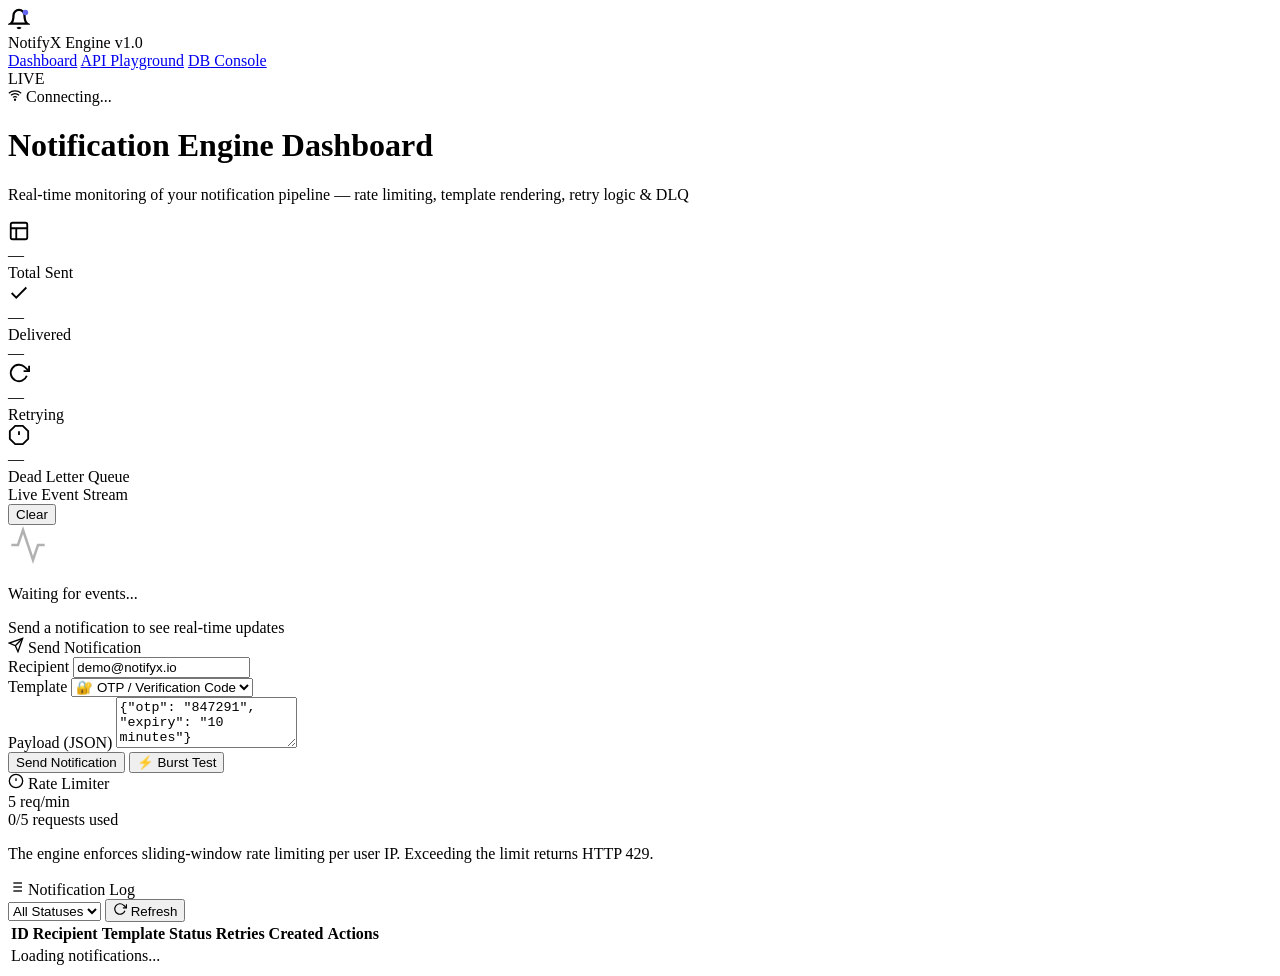
<file: src/main/resources/templates/index.html>
<!DOCTYPE html>
<html lang="en" xmlns:th="http://www.thymeleaf.org">
<head>
    <meta charset="UTF-8"/>
    <meta name="viewport" content="width=device-width, initial-scale=1.0"/>
    <title>NotifyX — Notification Engine Dashboard</title>
    <meta name="description" content="NotifyX is an enterprise-grade, event-driven notification engine with real-time delivery tracking, rate limiting, and Dead Letter Queue support."/>
    <link rel="preconnect" href="https://fonts.googleapis.com"/>
    <link rel="preconnect" href="https://fonts.gstatic.com" crossorigin/>
    <link href="https://fonts.googleapis.com/css2?family=Inter:wght@300;400;500;600;700;800;900&family=JetBrains+Mono:wght@400;500&display=swap" rel="stylesheet"/>
    <link rel="stylesheet" th:href="@{/css/app.css}"/>
</head>
<body>

<!-- ══════════════════════════════════════════════
     NAVBAR
══════════════════════════════════════════════ -->
<nav class="navbar">
    <div class="navbar-brand">
        <div class="brand-icon">
            <svg width="22" height="22" viewBox="0 0 24 24" fill="none" stroke="currentColor" stroke-width="2.5">
                <path d="M18 8A6 6 0 0 0 6 8c0 7-3 9-3 9h18s-3-2-3-9"/>
                <path d="M13.73 21a2 2 0 0 1-3.46 0"/>
                <circle cx="19" cy="5" r="3" fill="#6366f1" stroke="none"/>
            </svg>
        </div>
        <span class="brand-name">Notify<span class="brand-accent">X</span></span>
        <span class="brand-tag">Engine v1.0</span>
    </div>
    <div class="navbar-links">
        <a href="/" class="nav-link active" id="nav-dashboard">Dashboard</a>
        <a href="/playground" class="nav-link" id="nav-playground">API Playground</a>
        <a href="/h2-console" target="_blank" class="nav-link" id="nav-db">DB Console</a>
    </div>
    <div class="navbar-right">
        <div class="live-indicator" id="liveIndicator">
            <div class="live-dot"></div>
            <span>LIVE</span>
        </div>
        <div class="connection-badge" id="connectionBadge">
            <svg width="14" height="14" viewBox="0 0 24 24" fill="none" stroke="currentColor" stroke-width="2">
                <path d="M5 12.55a11 11 0 0 1 14.08 0"/>
                <path d="M1.42 9a16 16 0 0 1 21.16 0"/>
                <path d="M8.53 16.11a6 6 0 0 1 6.95 0"/>
                <circle cx="12" cy="20" r="1" fill="currentColor"/>
            </svg>
            <span id="connectionStatus">Connecting...</span>
        </div>
    </div>
</nav>

<!-- ══════════════════════════════════════════════
     HERO SECTION
══════════════════════════════════════════════ -->
<div class="hero-section">
    <div class="hero-glow"></div>
    <div class="hero-content">
        <h1 class="hero-title">Notification Engine <span class="gradient-text">Dashboard</span></h1>
        <p class="hero-subtitle">Real-time monitoring of your notification pipeline — rate limiting, template rendering, retry logic &amp; DLQ</p>
    </div>
</div>

<!-- ══════════════════════════════════════════════
     STATS CARDS
══════════════════════════════════════════════ -->
<div class="container">
    <div class="stats-grid" id="statsGrid">
        <div class="stat-card stat-total" id="statTotal">
            <div class="stat-icon">
                <svg width="22" height="22" viewBox="0 0 24 24" fill="none" stroke="currentColor" stroke-width="2">
                    <rect x="3" y="3" width="18" height="18" rx="2"/>
                    <path d="M3 9h18M9 21V9"/>
                </svg>
            </div>
            <div class="stat-info">
                <div class="stat-value" id="statTotalVal">—</div>
                <div class="stat-label">Total Sent</div>
            </div>
            <div class="stat-sparkline"></div>
        </div>
        <div class="stat-card stat-delivered" id="statDelivered">
            <div class="stat-icon">
                <svg width="22" height="22" viewBox="0 0 24 24" fill="none" stroke="currentColor" stroke-width="2">
                    <polyline points="20 6 9 17 4 12"/>
                </svg>
            </div>
            <div class="stat-info">
                <div class="stat-value" id="statDeliveredVal">—</div>
                <div class="stat-label">Delivered</div>
            </div>
            <div class="stat-trend" id="statDeliveredRate">—</div>
        </div>
        <div class="stat-card stat-retrying" id="statRetrying">
            <div class="stat-icon">
                <svg width="22" height="22" viewBox="0 0 24 24" fill="none" stroke="currentColor" stroke-width="2">
                    <polyline points="23 4 23 10 17 10"/>
                    <path d="M20.49 15a9 9 0 1 1-2.12-9.36L23 10"/>
                </svg>
            </div>
            <div class="stat-info">
                <div class="stat-value" id="statRetryingVal">—</div>
                <div class="stat-label">Retrying</div>
            </div>
        </div>
        <div class="stat-card stat-dlq" id="statDlq">
            <div class="stat-icon">
                <svg width="22" height="22" viewBox="0 0 24 24" fill="none" stroke="currentColor" stroke-width="2">
                    <polygon points="7.86 2 16.14 2 22 7.86 22 16.14 16.14 22 7.86 22 2 16.14 2 7.86 7.86 2"/>
                    <line x1="12" y1="8" x2="12" y2="12"/><line x1="12" y1="16" x2="12.01" y2="16"/>
                </svg>
            </div>
            <div class="stat-info">
                <div class="stat-value" id="statDlqVal">—</div>
                <div class="stat-label">Dead Letter Queue</div>
            </div>
        </div>
    </div>

    <!-- ══════════════════════════════════════════
         MAIN CONTENT GRID
    ══════════════════════════════════════════ -->
    <div class="content-grid">

        <!-- LEFT: Live Feed -->
        <div class="panel panel-feed">
            <div class="panel-header">
                <div class="panel-title">
                    <div class="pulse-dot"></div>
                    Live Event Stream
                </div>
                <button class="btn-ghost" id="clearFeedBtn">Clear</button>
            </div>
            <div class="feed-container" id="liveFeed">
                <div class="feed-empty" id="feedEmpty">
                    <svg width="40" height="40" viewBox="0 0 24 24" fill="none" stroke="currentColor" stroke-width="1.5" opacity="0.3">
                        <path d="M22 12h-4l-3 9L9 3l-3 9H2"/>
                    </svg>
                    <p>Waiting for events...</p>
                    <span>Send a notification to see real-time updates</span>
                </div>
            </div>
        </div>

        <!-- RIGHT: Send Form + Filters -->
        <div class="panel-stack">
            <!-- Send Notification -->
            <div class="panel panel-send">
                <div class="panel-header">
                    <div class="panel-title">
                        <svg width="16" height="16" viewBox="0 0 24 24" fill="none" stroke="currentColor" stroke-width="2">
                            <line x1="22" y1="2" x2="11" y2="13"/>
                            <polygon points="22 2 15 22 11 13 2 9 22 2"/>
                        </svg>
                        Send Notification
                    </div>
                </div>
                <form id="sendForm" class="send-form">
                    <div class="form-group">
                        <label class="form-label" for="recipient">Recipient</label>
                        <input type="text" id="recipient" name="recipient" class="form-input" 
                               placeholder="user@example.com" value="demo@notifyx.io" required/>
                    </div>
                    <div class="form-group">
                        <label class="form-label" for="templateId">Template</label>
                        <select id="templateId" name="templateId" class="form-input form-select">
                            <option value="otp_template">🔐 OTP / Verification Code</option>
                            <option value="welcome_template">👋 Welcome Email</option>
                            <option value="alert_template">🚨 System Alert</option>
                        </select>
                    </div>
                    <div class="form-group" id="payloadGroup">
                        <label class="form-label" for="payloadInput">Payload (JSON)</label>
                        <textarea id="payloadInput" name="payload" class="form-input form-textarea" 
                                  rows="3" spellcheck="false">{"otp": "847291", "expiry": "10 minutes"}</textarea>
                    </div>
                    <div class="form-actions">
                        <button type="submit" class="btn-primary" id="sendBtn">
                            <span id="sendBtnText">Send Notification</span>
                            <div class="btn-spinner hidden" id="sendSpinner"></div>
                        </button>
                        <button type="button" class="btn-secondary" id="burstBtn" title="Send 6 rapid requests to trigger rate limiter">
                            ⚡ Burst Test
                        </button>
                    </div>
                </form>
                <div id="sendResult" class="send-result hidden"></div>
            </div>

            <!-- Rate Limiter Panel -->
            <div class="panel panel-ratelimit">
                <div class="panel-header">
                    <div class="panel-title">
                        <svg width="16" height="16" viewBox="0 0 24 24" fill="none" stroke="currentColor" stroke-width="2">
                            <circle cx="12" cy="12" r="10"/>
                            <line x1="12" y1="8" x2="12" y2="12"/>
                            <line x1="12" y1="16" x2="12.01" y2="16"/>
                        </svg>
                        Rate Limiter
                    </div>
                    <span class="badge badge-info">5 req/min</span>
                </div>
                <div class="rate-limit-bar-wrap">
                    <div class="rate-limit-bar">
                        <div class="rate-limit-fill" id="rateLimitFill" style="width: 0%"></div>
                    </div>
                    <span class="rate-limit-label"><span id="rateLimitUsed">0</span>/5 requests used</span>
                </div>
                <p class="hint-text">The engine enforces sliding-window rate limiting per user IP. Exceeding the limit returns HTTP 429.</p>
            </div>
        </div>
    </div>

    <!-- ══════════════════════════════════════════
         NOTIFICATION LOG TABLE
    ══════════════════════════════════════════ -->
    <div class="panel panel-table">
        <div class="panel-header">
            <div class="panel-title">
                <svg width="16" height="16" viewBox="0 0 24 24" fill="none" stroke="currentColor" stroke-width="2">
                    <line x1="8" y1="6" x2="21" y2="6"/>
                    <line x1="8" y1="12" x2="21" y2="12"/>
                    <line x1="8" y1="18" x2="21" y2="18"/>
                    <line x1="3" y1="6" x2="3.01" y2="6"/>
                    <line x1="3" y1="12" x2="3.01" y2="12"/>
                    <line x1="3" y1="18" x2="3.01" y2="18"/>
                </svg>
                Notification Log
            </div>
            <div class="table-controls">
                <select class="form-input form-select-sm" id="statusFilter">
                    <option value="">All Statuses</option>
                    <option value="PENDING">Pending</option>
                    <option value="DELIVERED">Delivered</option>
                    <option value="FAILED_RETRYING">Retrying</option>
                    <option value="DLQ">DLQ</option>
                </select>
                <button class="btn-ghost" id="refreshTableBtn">
                    <svg width="14" height="14" viewBox="0 0 24 24" fill="none" stroke="currentColor" stroke-width="2">
                        <polyline points="23 4 23 10 17 10"/><path d="M20.49 15a9 9 0 1 1-2.12-9.36L23 10"/>
                    </svg>
                    Refresh
                </button>
            </div>
        </div>
        <div class="table-wrapper">
            <table class="data-table" id="notificationTable">
                <thead>
                    <tr>
                        <th>ID</th>
                        <th>Recipient</th>
                        <th>Template</th>
                        <th>Status</th>
                        <th>Retries</th>
                        <th>Created</th>
                        <th>Actions</th>
                    </tr>
                </thead>
                <tbody id="tableBody">
                    <tr class="table-loading-row">
                        <td colspan="7">
                            <div class="loading-spinner-sm"></div>
                            Loading notifications...
                        </td>
                    </tr>
                </tbody>
            </table>
        </div>
        <div class="table-pagination" id="tablePagination"></div>
    </div>
</div>

<!-- ══════════════════════════════════════════════
     TOAST CONTAINER
══════════════════════════════════════════════ -->
<div class="toast-container" id="toastContainer"></div>

<script th:src="@{/js/dashboard.js}"></script>
</body>
</html>
</file>
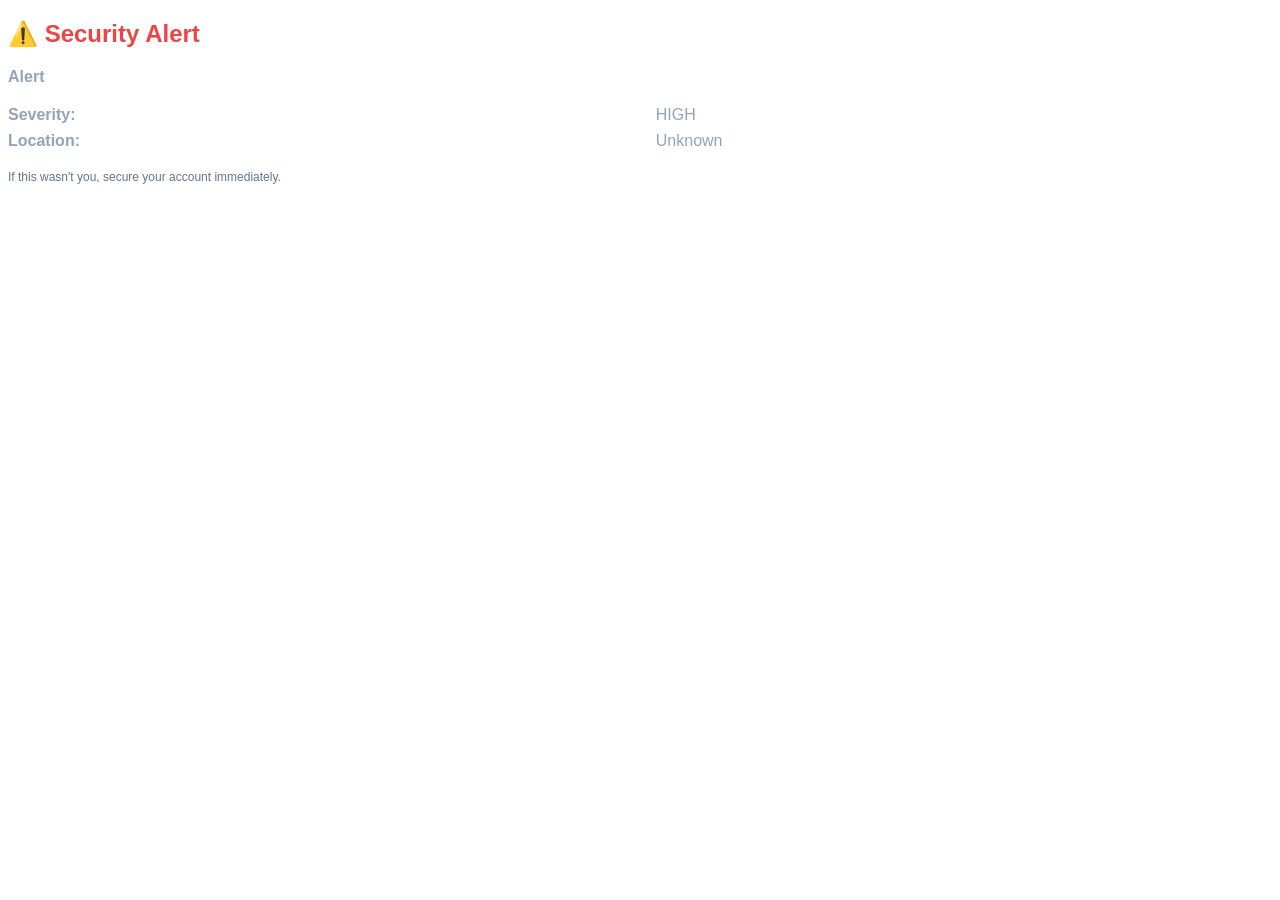
<file: src/main/resources/templates/alert_template.html>
<!DOCTYPE html>
<html xmlns:th="http://www.thymeleaf.org">
<head><meta charset="UTF-8"/></head>
<body>
<div th:fragment="alert">
  <h2 style="color:#ef4444;font-family:Arial,sans-serif;">⚠️ Security Alert</h2>
  <p style="font-family:Arial,sans-serif;color:#94a3b8;"><strong th:text="${title}">Alert</strong></p>
  <table style="font-family:Arial,sans-serif;color:#94a3b8;border-collapse:collapse;width:100%;">
    <tr><td style="padding:4px 0;"><strong>Severity:</strong></td><td th:text="${severity}">HIGH</td></tr>
    <tr><td style="padding:4px 0;"><strong>Location:</strong></td><td th:text="${location}">Unknown</td></tr>
  </table>
  <p style="font-family:Arial,sans-serif;color:#64748b;font-size:12px;margin-top:16px;">If this wasn't you, secure your account immediately.</p>
</div>
</body>
</html>
</file>
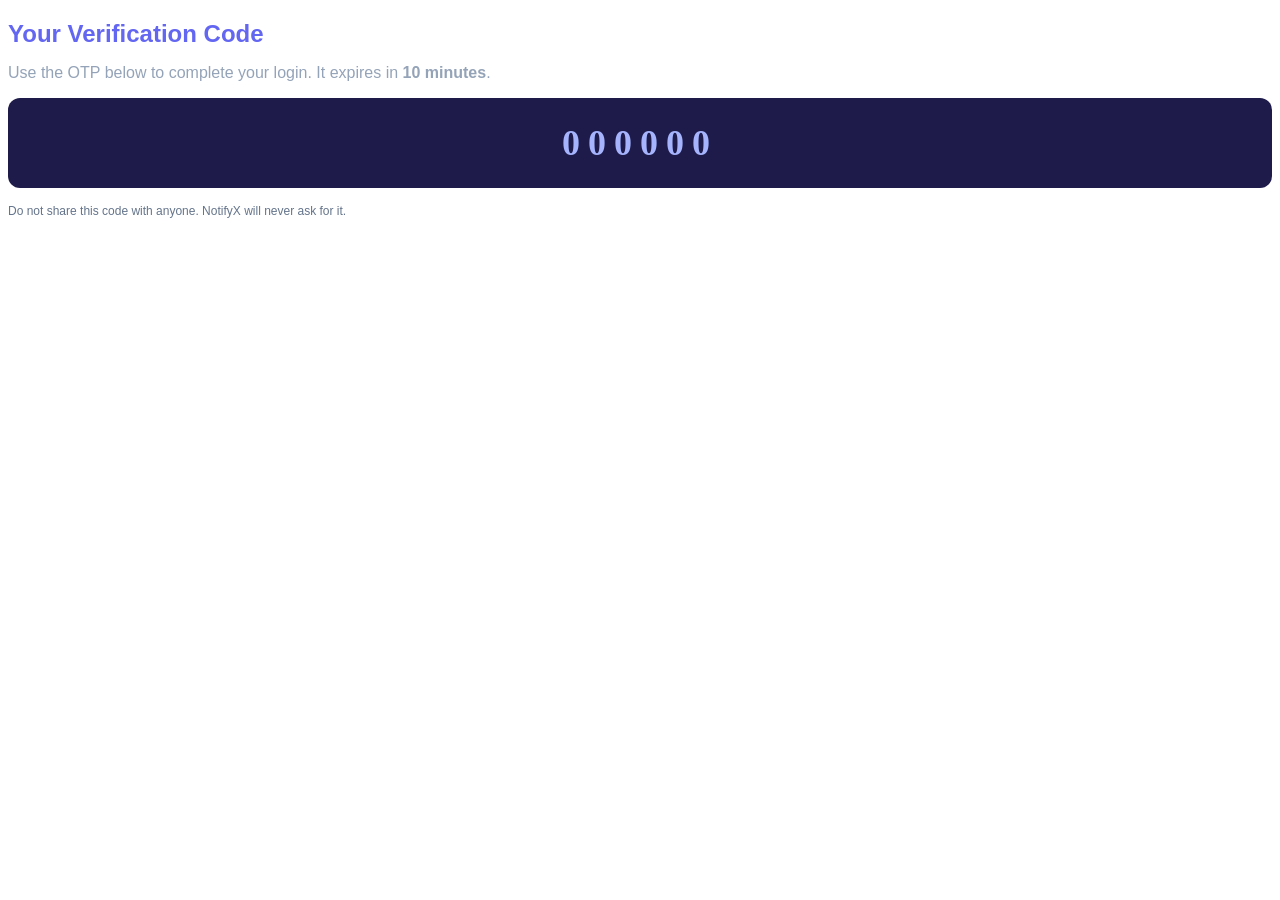
<file: src/main/resources/templates/otp_template.html>
<!DOCTYPE html>
<html xmlns:th="http://www.thymeleaf.org">
<head><meta charset="UTF-8"/></head>
<body>
<div th:fragment="otp">
  <h2 style="color:#6366f1;font-family:Arial,sans-serif;margin-bottom:8px;">Your Verification Code</h2>
  <p style="font-family:Arial,sans-serif;color:#94a3b8;">Use the OTP below to complete your login. It expires in <strong th:text="${expiry}">10 minutes</strong>.</p>
  <div style="background:#1e1b4b;border-radius:12px;padding:24px;text-align:center;margin:16px 0;">
    <span style="font-size:36px;font-weight:bold;color:#a5b4fc;letter-spacing:8px;" th:text="${otp}">000000</span>
  </div>
  <p style="font-family:Arial,sans-serif;color:#64748b;font-size:12px;">Do not share this code with anyone. NotifyX will never ask for it.</p>
</div>
</body>
</html>
</file>
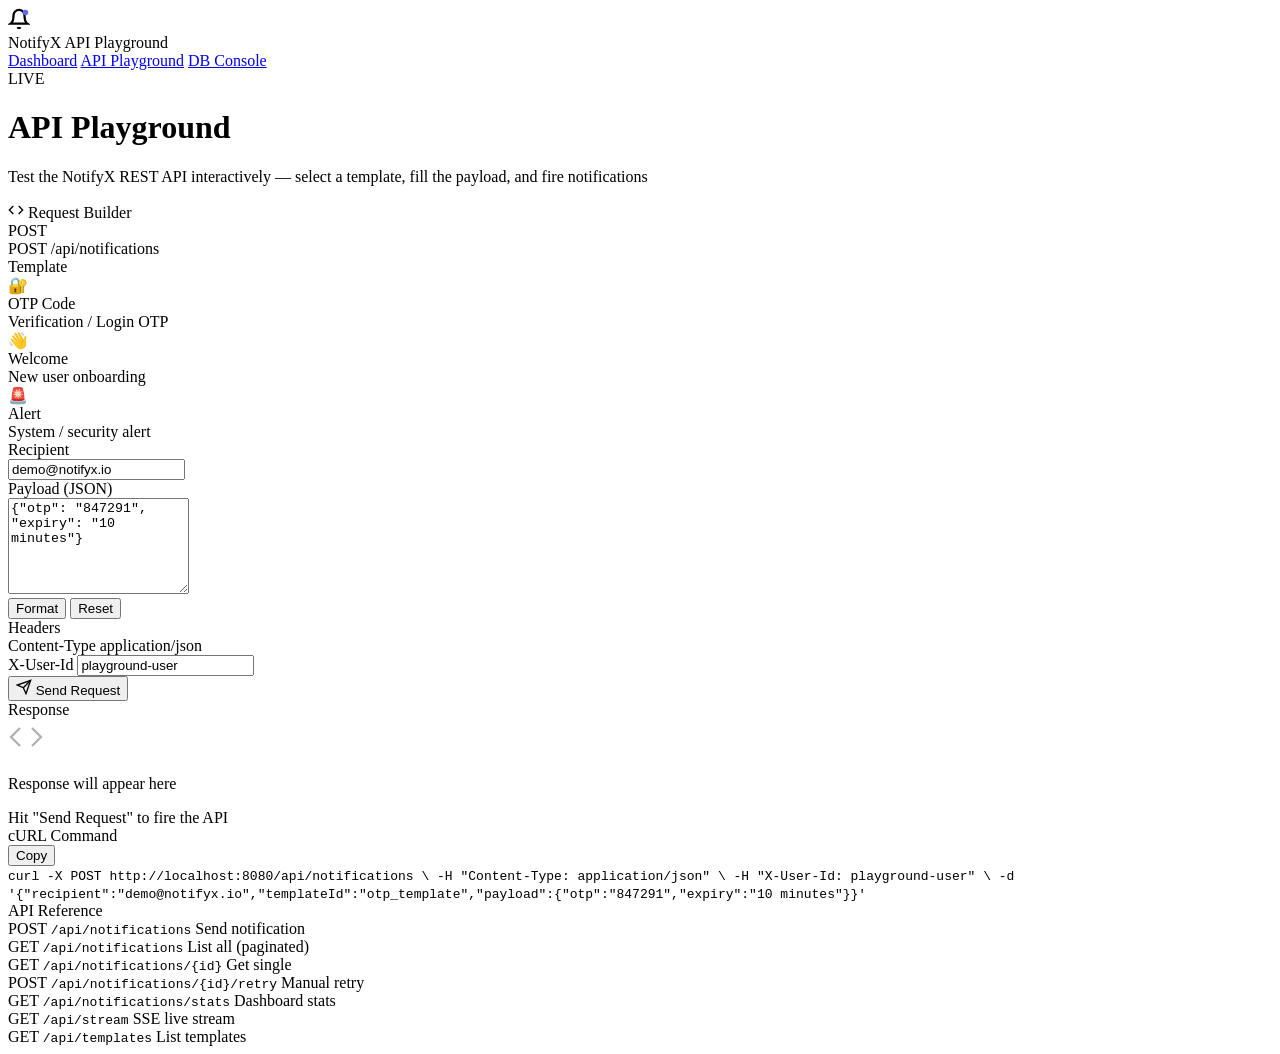
<file: src/main/resources/templates/playground.html>
<!DOCTYPE html>
<html lang="en" xmlns:th="http://www.thymeleaf.org">
<head>
    <meta charset="UTF-8"/>
    <meta name="viewport" content="width=device-width, initial-scale=1.0"/>
    <title>NotifyX — API Playground</title>
    <meta name="description" content="Interactive API playground for the NotifyX notification engine. Send test notifications, view responses, and generate cURL commands."/>
    <link rel="preconnect" href="https://fonts.googleapis.com"/>
    <link rel="preconnect" href="https://fonts.gstatic.com" crossorigin/>
    <link href="https://fonts.googleapis.com/css2?family=Inter:wght@300;400;500;600;700;800;900&family=JetBrains+Mono:wght@400;500&display=swap" rel="stylesheet"/>
    <link rel="stylesheet" th:href="@{/css/app.css}"/>
</head>
<body>

<nav class="navbar">
    <div class="navbar-brand">
        <div class="brand-icon">
            <svg width="22" height="22" viewBox="0 0 24 24" fill="none" stroke="currentColor" stroke-width="2.5">
                <path d="M18 8A6 6 0 0 0 6 8c0 7-3 9-3 9h18s-3-2-3-9"/>
                <path d="M13.73 21a2 2 0 0 1-3.46 0"/>
                <circle cx="19" cy="5" r="3" fill="#6366f1" stroke="none"/>
            </svg>
        </div>
        <span class="brand-name">Notify<span class="brand-accent">X</span></span>
        <span class="brand-tag">API Playground</span>
    </div>
    <div class="navbar-links">
        <a href="/" class="nav-link" id="nav-dashboard">Dashboard</a>
        <a href="/playground" class="nav-link active" id="nav-playground">API Playground</a>
        <a href="/h2-console" target="_blank" class="nav-link" id="nav-db">DB Console</a>
    </div>
    <div class="navbar-right">
        <div class="live-indicator">
            <div class="live-dot"></div>
            <span>LIVE</span>
        </div>
    </div>
</nav>

<div class="hero-section hero-section-sm">
    <div class="hero-glow"></div>
    <div class="hero-content">
        <h1 class="hero-title">API <span class="gradient-text">Playground</span></h1>
        <p class="hero-subtitle">Test the NotifyX REST API interactively — select a template, fill the payload, and fire notifications</p>
    </div>
</div>

<div class="container">
    <div class="playground-grid">

        <!-- LEFT: Request Builder -->
        <div class="panel playground-panel">
            <div class="panel-header">
                <div class="panel-title">
                    <svg width="16" height="16" viewBox="0 0 24 24" fill="none" stroke="currentColor" stroke-width="2">
                        <polyline points="16 18 22 12 16 6"/><polyline points="8 6 2 12 8 18"/>
                    </svg>
                    Request Builder
                </div>
                <span class="method-badge">POST</span>
            </div>

            <div class="pg-endpoint-bar">
                <span class="pg-method">POST</span>
                <span class="pg-url" id="pgUrl">/api/notifications</span>
            </div>

            <div class="pg-section-label">Template</div>
            <div class="template-cards" id="templateCards">
                <div class="template-card active" data-template="otp_template" data-payload='{"otp":"847291","expiry":"10 minutes"}' onclick="selectTemplate(this)">
                    <div class="tc-icon">🔐</div>
                    <div class="tc-info">
                        <div class="tc-name">OTP Code</div>
                        <div class="tc-desc">Verification / Login OTP</div>
                    </div>
                </div>
                <div class="template-card" data-template="welcome_template" data-payload='{"name":"John Doe","plan":"Pro"}' onclick="selectTemplate(this)">
                    <div class="tc-icon">👋</div>
                    <div class="tc-info">
                        <div class="tc-name">Welcome</div>
                        <div class="tc-desc">New user onboarding</div>
                    </div>
                </div>
                <div class="template-card" data-template="alert_template" data-payload='{"title":"Suspicious Login","severity":"HIGH","location":"Mumbai, India"}' onclick="selectTemplate(this)">
                    <div class="tc-icon">🚨</div>
                    <div class="tc-info">
                        <div class="tc-name">Alert</div>
                        <div class="tc-desc">System / security alert</div>
                    </div>
                </div>
            </div>

            <div class="pg-section-label">Recipient</div>
            <input type="text" id="pgRecipient" class="form-input" value="demo@notifyx.io" placeholder="email or phone"/>

            <div class="pg-section-label">Payload (JSON)</div>
            <div class="code-editor-wrap">
                <textarea id="pgPayload" class="code-editor" rows="6" spellcheck="false">{"otp": "847291", "expiry": "10 minutes"}</textarea>
                <div class="editor-actions">
                    <button class="editor-btn" onclick="formatJson()">Format</button>
                    <button class="editor-btn" onclick="resetPayload()">Reset</button>
                </div>
            </div>

            <div class="pg-section-label">Headers</div>
            <div class="headers-list">
                <div class="header-row">
                    <span class="header-key">Content-Type</span>
                    <span class="header-val">application/json</span>
                </div>
                <div class="header-row">
                    <span class="header-key">X-User-Id</span>
                    <input type="text" id="pgUserId" class="header-val-input" value="playground-user" placeholder="user id (for rate limiting)"/>
                </div>
            </div>

            <button class="btn-primary btn-full" id="pgSendBtn" onclick="sendRequest()">
                <svg width="16" height="16" viewBox="0 0 24 24" fill="none" stroke="currentColor" stroke-width="2">
                    <line x1="22" y1="2" x2="11" y2="13"/>
                    <polygon points="22 2 15 22 11 13 2 9 22 2"/>
                </svg>
                <span id="pgSendText">Send Request</span>
                <div class="btn-spinner hidden" id="pgSpinner"></div>
            </button>
        </div>

        <!-- RIGHT: Response + cURL -->
        <div class="panel-stack">
            <div class="panel playground-panel">
                <div class="panel-header">
                    <div class="panel-title">Response</div>
                    <div class="pg-response-meta" id="pgResponseMeta"></div>
                </div>
                <div class="response-block" id="responseBlock">
                    <div class="feed-empty">
                        <svg width="36" height="36" viewBox="0 0 24 24" fill="none" stroke="currentColor" stroke-width="1.5" opacity="0.3">
                            <polyline points="16 18 22 12 16 6"/><polyline points="8 6 2 12 8 18"/>
                        </svg>
                        <p>Response will appear here</p>
                        <span>Hit "Send Request" to fire the API</span>
                    </div>
                </div>
            </div>

            <div class="panel playground-panel">
                <div class="panel-header">
                    <div class="panel-title">cURL Command</div>
                    <button class="btn-ghost" id="copyCurlBtn" onclick="copyCurl()">Copy</button>
                </div>
                <div class="curl-block" id="curlBlock">
                    <code id="curlCode">curl -X POST http://localhost:8080/api/notifications \
  -H "Content-Type: application/json" \
  -H "X-User-Id: playground-user" \
  -d '{"recipient":"demo@notifyx.io","templateId":"otp_template","payload":{"otp":"847291","expiry":"10 minutes"}}'</code>
                </div>
            </div>

            <!-- API Reference -->
            <div class="panel playground-panel">
                <div class="panel-header">
                    <div class="panel-title">API Reference</div>
                </div>
                <div class="api-ref-list">
                    <div class="api-ref-row">
                        <span class="method-badge method-post">POST</span>
                        <code class="api-path">/api/notifications</code>
                        <span class="api-desc">Send notification</span>
                    </div>
                    <div class="api-ref-row">
                        <span class="method-badge method-get">GET</span>
                        <code class="api-path">/api/notifications</code>
                        <span class="api-desc">List all (paginated)</span>
                    </div>
                    <div class="api-ref-row">
                        <span class="method-badge method-get">GET</span>
                        <code class="api-path">/api/notifications/{id}</code>
                        <span class="api-desc">Get single</span>
                    </div>
                    <div class="api-ref-row">
                        <span class="method-badge method-post">POST</span>
                        <code class="api-path">/api/notifications/{id}/retry</code>
                        <span class="api-desc">Manual retry</span>
                    </div>
                    <div class="api-ref-row">
                        <span class="method-badge method-get">GET</span>
                        <code class="api-path">/api/notifications/stats</code>
                        <span class="api-desc">Dashboard stats</span>
                    </div>
                    <div class="api-ref-row">
                        <span class="method-badge method-get">GET</span>
                        <code class="api-path">/api/stream</code>
                        <span class="api-desc">SSE live stream</span>
                    </div>
                    <div class="api-ref-row">
                        <span class="method-badge method-get">GET</span>
                        <code class="api-path">/api/templates</code>
                        <span class="api-desc">List templates</span>
                    </div>
                </div>
            </div>
        </div>
    </div>
</div>

<div class="toast-container" id="toastContainer"></div>
<script th:src="@{/js/playground.js}"></script>
</body>
</html>
</file>
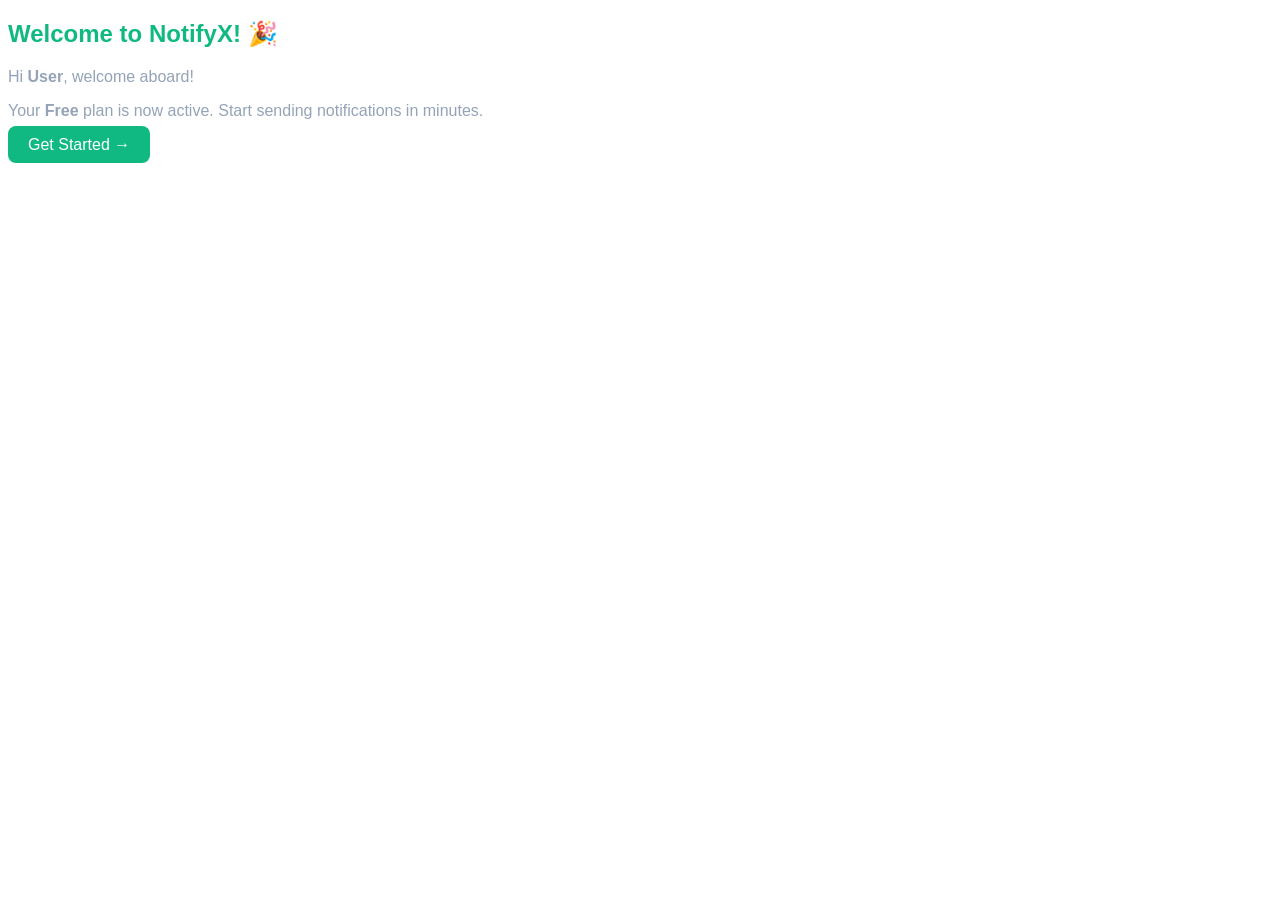
<file: src/main/resources/templates/welcome_template.html>
<!DOCTYPE html>
<html xmlns:th="http://www.thymeleaf.org">
<head><meta charset="UTF-8"/></head>
<body>
<div th:fragment="welcome">
  <h2 style="color:#10b981;font-family:Arial,sans-serif;">Welcome to NotifyX! 🎉</h2>
  <p style="font-family:Arial,sans-serif;color:#94a3b8;">Hi <strong th:text="${name}">User</strong>, welcome aboard!</p>
  <p style="font-family:Arial,sans-serif;color:#94a3b8;">Your <strong th:text="${plan}">Free</strong> plan is now active. Start sending notifications in minutes.</p>
  <div style="margin-top:16px;">
    <a href="#" style="background:#10b981;color:white;padding:10px 20px;border-radius:8px;text-decoration:none;font-family:Arial,sans-serif;">Get Started →</a>
  </div>
</div>
</body>
</html>
</file>
